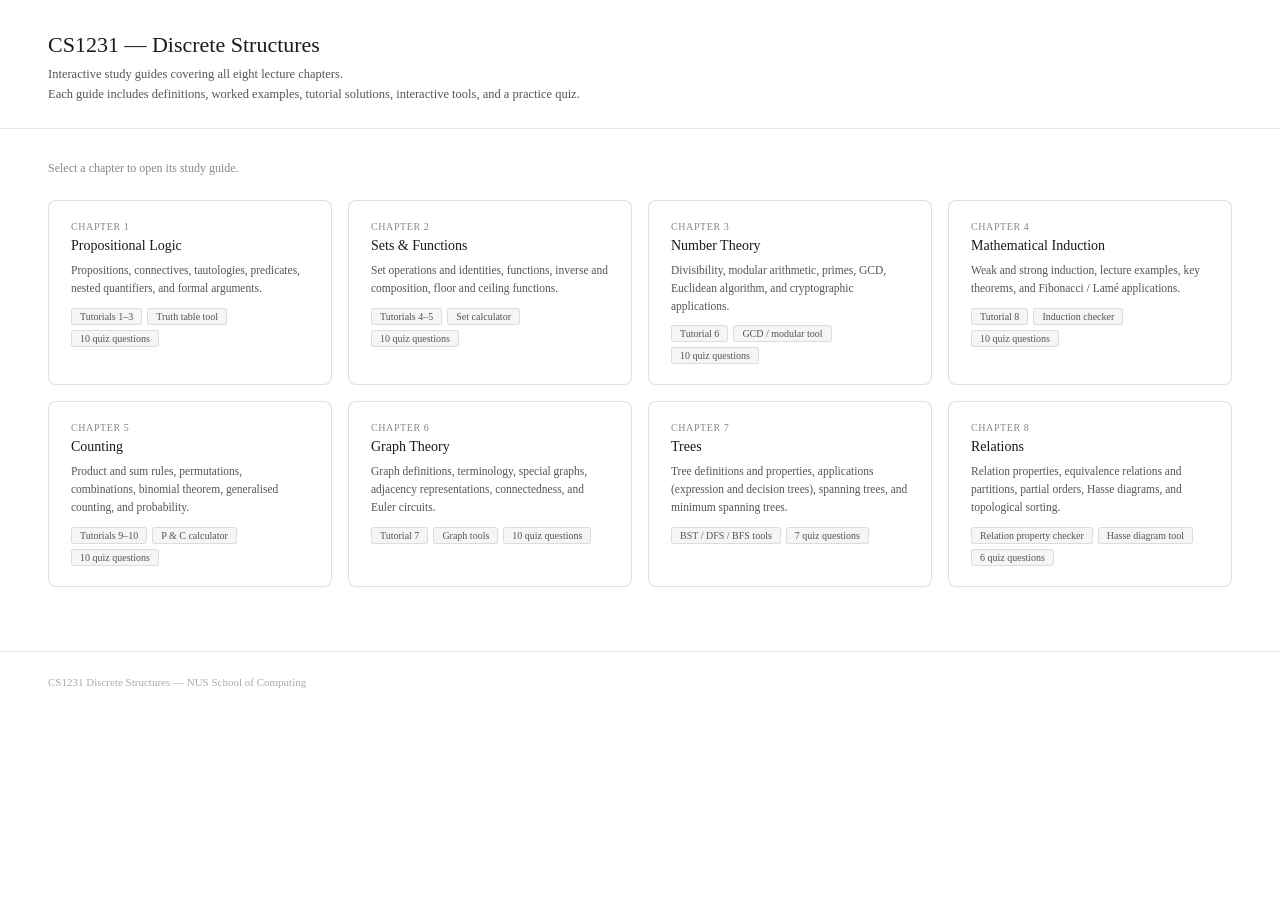
<file: index.html>
<!DOCTYPE html>
<html lang="en">
<head>
<meta charset="UTF-8">
<meta name="viewport" content="width=device-width,initial-scale=1">
<title>CS1231 — Discrete Structures Study Guides</title>
<style>
*{box-sizing:border-box;margin:0;padding:0}
body{font-family:Georgia,'Times New Roman',serif;background:#ffffff;color:#1a1a1a;min-height:100vh}

header{
  border-bottom:0.5px solid rgba(0,0,0,0.1);
  padding:32px 48px 24px;
}
header h1{font-size:22px;font-weight:500;margin-bottom:6px}
header p{font-size:12.5px;color:#555;line-height:1.6}

main{padding:32px 48px 64px}

.grid{
  display:grid;
  grid-template-columns:repeat(auto-fill,minmax(260px,1fr));
  gap:16px;
  margin-top:24px;
}

.card{
  border:0.5px solid rgba(0,0,0,0.12);
  border-radius:8px;
  padding:20px 22px;
  text-decoration:none;
  color:inherit;
  display:block;
  transition:box-shadow 0.15s,border-color 0.15s;
  background:#ffffff;
}
.card:hover{
  border-color:rgba(37,99,235,0.4);
  box-shadow:0 2px 12px rgba(37,99,235,0.08);
}

.card-num{
  font-size:10px;
  font-weight:500;
  letter-spacing:.06em;
  text-transform:uppercase;
  color:#888;
  margin-bottom:6px;
}
.card h2{
  font-size:14px;
  font-weight:500;
  margin-bottom:8px;
  color:#1a1a1a;
  border:none;
  padding:0;
}
.card p{
  font-size:11.5px;
  color:#555;
  line-height:1.55;
  margin-bottom:10px;
}
.card-tags{display:flex;flex-wrap:wrap;gap:5px}
.tag{
  font-size:10px;
  padding:2px 8px;
  border-radius:3px;
  background:#f5f5f5;
  color:#555;
  border:0.5px solid rgba(0,0,0,0.1);
}

footer{
  padding:24px 48px;
  border-top:0.5px solid rgba(0,0,0,0.1);
  font-size:11px;
  color:#aaa;
}
</style>
</head>
<body>

<header>
  <h1>CS1231 — Discrete Structures</h1>
  <p>Interactive study guides covering all eight lecture chapters.<br>
     Each guide includes definitions, worked examples, tutorial solutions, interactive tools, and a practice quiz.</p>
</header>

<main>
  <p style="font-size:12px;color:#888">Select a chapter to open its study guide.</p>

  <div class="grid">

    <a class="card" href="ch1_guide.html">
      <div class="card-num">Chapter 1</div>
      <h2>Propositional Logic</h2>
      <p>Propositions, connectives, tautologies, predicates, nested quantifiers, and formal arguments.</p>
      <div class="card-tags">
        <span class="tag">Tutorials 1–3</span>
        <span class="tag">Truth table tool</span>
        <span class="tag">10 quiz questions</span>
      </div>
    </a>

    <a class="card" href="ch2_guide.html">
      <div class="card-num">Chapter 2</div>
      <h2>Sets &amp; Functions</h2>
      <p>Set operations and identities, functions, inverse and composition, floor and ceiling functions.</p>
      <div class="card-tags">
        <span class="tag">Tutorials 4–5</span>
        <span class="tag">Set calculator</span>
        <span class="tag">10 quiz questions</span>
      </div>
    </a>

    <a class="card" href="ch3_guide.html">
      <div class="card-num">Chapter 3</div>
      <h2>Number Theory</h2>
      <p>Divisibility, modular arithmetic, primes, GCD, Euclidean algorithm, and cryptographic applications.</p>
      <div class="card-tags">
        <span class="tag">Tutorial 6</span>
        <span class="tag">GCD / modular tool</span>
        <span class="tag">10 quiz questions</span>
      </div>
    </a>

    <a class="card" href="ch4_guide.html">
      <div class="card-num">Chapter 4</div>
      <h2>Mathematical Induction</h2>
      <p>Weak and strong induction, lecture examples, key theorems, and Fibonacci / Lamé applications.</p>
      <div class="card-tags">
        <span class="tag">Tutorial 8</span>
        <span class="tag">Induction checker</span>
        <span class="tag">10 quiz questions</span>
      </div>
    </a>

    <a class="card" href="ch5_guide.html">
      <div class="card-num">Chapter 5</div>
      <h2>Counting</h2>
      <p>Product and sum rules, permutations, combinations, binomial theorem, generalised counting, and probability.</p>
      <div class="card-tags">
        <span class="tag">Tutorials 9–10</span>
        <span class="tag">P &amp; C calculator</span>
        <span class="tag">10 quiz questions</span>
      </div>
    </a>

    <a class="card" href="ch6_guide.html">
      <div class="card-num">Chapter 6</div>
      <h2>Graph Theory</h2>
      <p>Graph definitions, terminology, special graphs, adjacency representations, connectedness, and Euler circuits.</p>
      <div class="card-tags">
        <span class="tag">Tutorial 7</span>
        <span class="tag">Graph tools</span>
        <span class="tag">10 quiz questions</span>
      </div>
    </a>

    <a class="card" href="ch7_guide.html">
      <div class="card-num">Chapter 7</div>
      <h2>Trees</h2>
      <p>Tree definitions and properties, applications (expression and decision trees), spanning trees, and minimum spanning trees.</p>
      <div class="card-tags">
        <span class="tag">BST / DFS / BFS tools</span>
        <span class="tag">7 quiz questions</span>
      </div>
    </a>

    <a class="card" href="ch8_guide.html">
      <div class="card-num">Chapter 8</div>
      <h2>Relations</h2>
      <p>Relation properties, equivalence relations and partitions, partial orders, Hasse diagrams, and topological sorting.</p>
      <div class="card-tags">
        <span class="tag">Relation property checker</span>
        <span class="tag">Hasse diagram tool</span>
        <span class="tag">6 quiz questions</span>
      </div>
    </a>

  </div>
</main>

<footer>CS1231 Discrete Structures — NUS School of Computing</footer>

</body>
</html>
</file>
